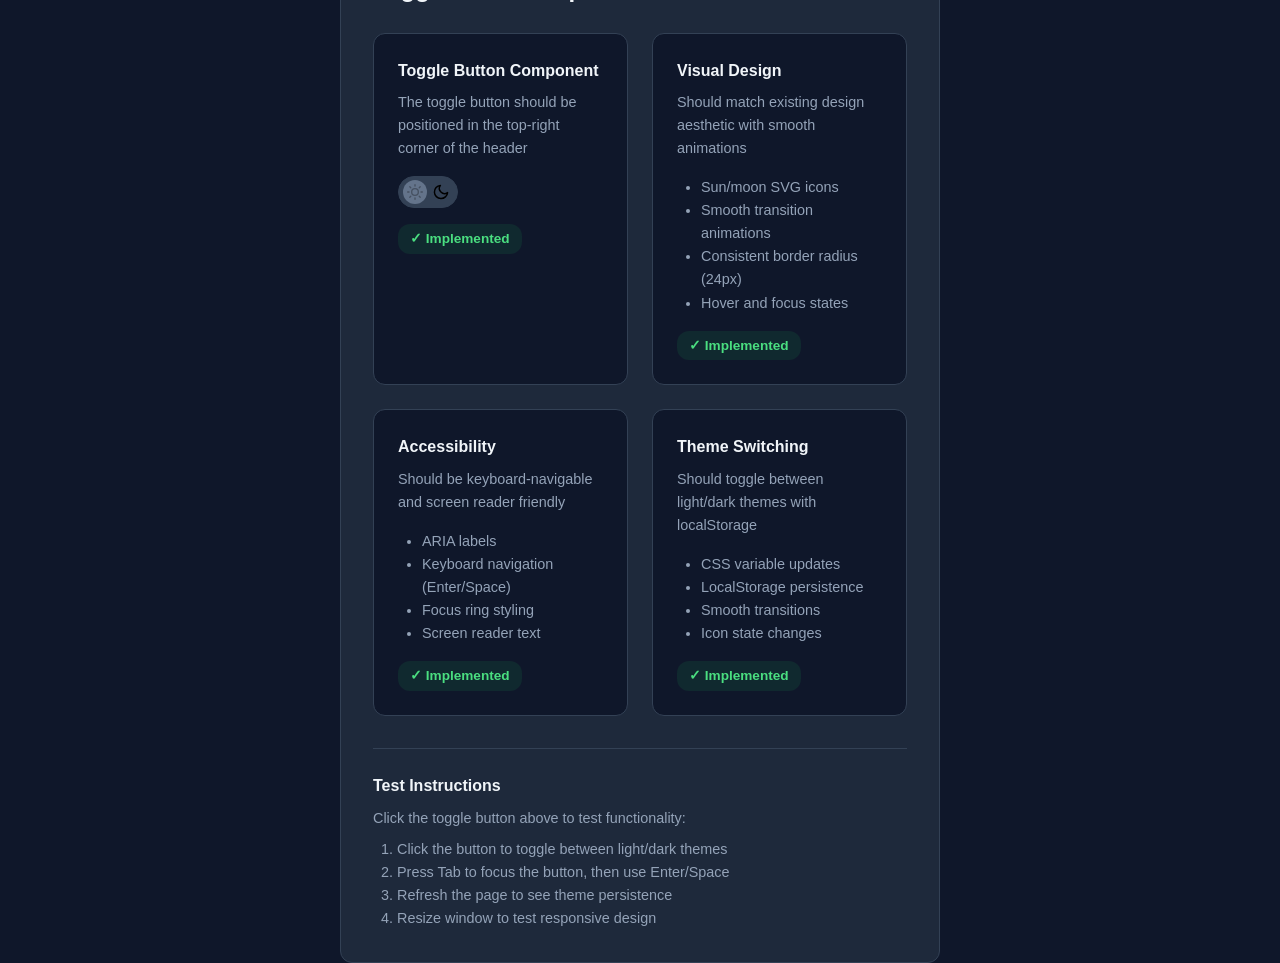
<file: frontend/test-toggle.html>
<!DOCTYPE html>
<html lang="en">
<head>
    <meta charset="UTF-8">
    <meta name="viewport" content="width=device-width, initial-scale=1.0">
    <title>Toggle Button Test</title>
    <link rel="stylesheet" href="style.css">
    <style>
        body {
            padding: 2rem;
            display: flex;
            flex-direction: column;
            gap: 2rem;
            align-items: center;
            justify-content: center;
            min-height: 100vh;
        }

        .test-section {
            background: var(--surface);
            padding: 2rem;
            border-radius: var(--radius);
            border: 1px solid var(--border-color);
            width: 100%;
            max-width: 600px;
        }

        h2 {
            margin-top: 0;
            margin-bottom: 1rem;
            color: var(--text-primary);
        }

        .test-grid {
            display: grid;
            grid-template-columns: repeat(auto-fit, minmax(250px, 1fr));
            gap: 1.5rem;
            margin-top: 1.5rem;
        }

        .test-item {
            background: var(--background);
            padding: 1.5rem;
            border-radius: var(--radius);
            border: 1px solid var(--border-color);
        }

        .test-title {
            font-weight: 600;
            color: var(--text-primary);
            margin-bottom: 0.5rem;
        }

        .test-desc {
            font-size: 0.9rem;
            color: var(--text-secondary);
            margin-bottom: 1rem;
        }

        .status {
            display: inline-block;
            padding: 0.25rem 0.75rem;
            border-radius: 12px;
            font-size: 0.85rem;
            font-weight: 600;
        }

        .status-success {
            background: rgba(34, 197, 94, 0.1);
            color: #4ade80;
        }

        .status-warning {
            background: rgba(245, 158, 11, 0.1);
            color: #f59e0b;
        }
    </style>
</head>
<body>
    <div class="test-section">
        <h2>Toggle Button Implementation Test</h2>

        <div class="test-grid">
            <div class="test-item">
                <div class="test-title">Toggle Button Component</div>
                <div class="test-desc">The toggle button should be positioned in the top-right corner of the header</div>
                <button
                    class="theme-toggle"
                    id="testToggle"
                    aria-label="Toggle theme"
                    data-theme="dark"
                    title="Toggle between light and dark theme"
                >
                    <span class="sr-only">Toggle theme</span>
                    <svg class="theme-icon sun-icon" width="16" height="16" viewBox="0 0 24 24" fill="none" stroke="currentColor" stroke-width="2" stroke-linecap="round" stroke-linejoin="round">
                        <circle cx="12" cy="12" r="5"></circle>
                        <line x1="12" y1="1" x2="12" y2="3"></line>
                        <line x1="12" y1="21" x2="12" y2="23"></line>
                        <line x1="4.22" y1="4.22" x2="5.64" y2="5.64"></line>
                        <line x1="18.36" y1="18.36" x2="19.78" y2="19.78"></line>
                        <line x1="1" y1="12" x2="3" y2="12"></line>
                        <line x1="21" y1="12" x2="23" y2="12"></line>
                        <line x1="4.22" y1="19.78" x2="5.64" y2="18.36"></line>
                        <line x1="18.36" y1="5.64" x2="19.78" y2="4.22"></line>
                    </svg>
                    <svg class="theme-icon moon-icon" width="16" height="16" viewBox="0 0 24 24" fill="none" stroke="currentColor" stroke-width="2" stroke-linecap="round" stroke-linejoin="round">
                        <path d="M21 12.79A9 9 0 1 1 11.21 3 7 7 0 0 0 21 12.79z"></path>
                    </svg>
                </button>
                <div style="margin-top: 1rem;">
                    <span class="status status-success">✓ Implemented</span>
                </div>
            </div>

            <div class="test-item">
                <div class="test-title">Visual Design</div>
                <div class="test-desc">Should match existing design aesthetic with smooth animations</div>
                <ul style="color: var(--text-secondary); font-size: 0.9rem; padding-left: 1.5rem; margin-top: 0.5rem;">
                    <li>Sun/moon SVG icons</li>
                    <li>Smooth transition animations</li>
                    <li>Consistent border radius (24px)</li>
                    <li>Hover and focus states</li>
                </ul>
                <div style="margin-top: 1rem;">
                    <span class="status status-success">✓ Implemented</span>
                </div>
            </div>

            <div class="test-item">
                <div class="test-title">Accessibility</div>
                <div class="test-desc">Should be keyboard-navigable and screen reader friendly</div>
                <ul style="color: var(--text-secondary); font-size: 0.9rem; padding-left: 1.5rem; margin-top: 0.5rem;">
                    <li>ARIA labels</li>
                    <li>Keyboard navigation (Enter/Space)</li>
                    <li>Focus ring styling</li>
                    <li>Screen reader text</li>
                </ul>
                <div style="margin-top: 1rem;">
                    <span class="status status-success">✓ Implemented</span>
                </div>
            </div>

            <div class="test-item">
                <div class="test-title">Theme Switching</div>
                <div class="test-desc">Should toggle between light/dark themes with localStorage</div>
                <ul style="color: var(--text-secondary); font-size: 0.9rem; padding-left: 1.5rem; margin-top: 0.5rem;">
                    <li>CSS variable updates</li>
                    <li>LocalStorage persistence</li>
                    <li>Smooth transitions</li>
                    <li>Icon state changes</li>
                </ul>
                <div style="margin-top: 1rem;">
                    <span class="status status-success">✓ Implemented</span>
                </div>
            </div>
        </div>

        <div style="margin-top: 2rem; padding-top: 1.5rem; border-top: 1px solid var(--border-color);">
            <div class="test-title">Test Instructions</div>
            <div class="test-desc" style="margin-bottom: 0.5rem;">Click the toggle button above to test functionality:</div>
            <ol style="color: var(--text-secondary); font-size: 0.9rem; padding-left: 1.5rem; margin: 0;">
                <li>Click the button to toggle between light/dark themes</li>
                <li>Press Tab to focus the button, then use Enter/Space</li>
                <li>Refresh the page to see theme persistence</li>
                <li>Resize window to test responsive design</li>
            </ol>
        </div>
    </div>

    <script>
        // Test toggle functionality
        const testToggle = document.getElementById('testToggle');

        testToggle.addEventListener('click', function() {
            const currentTheme = this.getAttribute('data-theme');
            const newTheme = currentTheme === 'dark' ? 'light' : 'dark';

            this.setAttribute('data-theme', newTheme);
            this.setAttribute('aria-label', `Toggle theme (currently ${newTheme} mode)`);

            // Simple theme switch for test page
            if (newTheme === 'light') {
                document.documentElement.style.setProperty('--background', '#f8fafc');
                document.documentElement.style.setProperty('--surface', '#ffffff');
                document.documentElement.style.setProperty('--surface-hover', '#f1f5f9');
                document.documentElement.style.setProperty('--text-primary', '#0f172a');
                document.documentElement.style.setProperty('--text-secondary', '#64748b');
                document.documentElement.style.setProperty('--border-color', '#e2e8f0');
            } else {
                document.documentElement.style.setProperty('--background', '#0f172a');
                document.documentElement.style.setProperty('--surface', '#1e293b');
                document.documentElement.style.setProperty('--surface-hover', '#334155');
                document.documentElement.style.setProperty('--text-primary', '#f1f5f9');
                document.documentElement.style.setProperty('--text-secondary', '#94a3b8');
                document.documentElement.style.setProperty('--border-color', '#334155');
            }
        });

        // Keyboard navigation test
        testToggle.addEventListener('keydown', function(e) {
            if (e.key === 'Enter' || e.key === ' ') {
                e.preventDefault();
                this.click();
            }
        });
    </script>
</body>
</html>
</file>
<file: frontend/style.css>
/* Modern CSS Reset */
*, *::before, *::after {
    box-sizing: border-box;
    margin: 0;
    padding: 0;
}

/* CSS Variables */
:root {
    --primary-color: #2563eb;
    --primary-hover: #1d4ed8;
    --background: #0f172a;
    --surface: #1e293b;
    --surface-hover: #334155;
    --text-primary: #f1f5f9;
    --text-secondary: #94a3b8;
    --border-color: #334155;
    --user-message: #2563eb;
    --assistant-message: #374151;
    --shadow: 0 4px 6px -1px rgba(0, 0, 0, 0.3);
    --radius: 12px;
    --focus-ring: rgba(37, 99, 235, 0.2);
    --welcome-bg: #1e3a5f;
    --welcome-border: #2563eb;
}

/* Base Styles */
body {
    font-family: -apple-system, BlinkMacSystemFont, 'Segoe UI', Roboto, 'Helvetica Neue', Arial, sans-serif;
    background-color: var(--background);
    color: var(--text-primary);
    line-height: 1.6;
    height: 100vh;
    overflow: hidden;
    margin: 0;
    padding: 0;
}

/* Container - Full Screen */
.container {
    height: 100vh;
    width: 100vw;
    display: flex;
    flex-direction: column;
    margin: 0;
    padding: 0;
}

/* Header */
header {
    display: flex;
    justify-content: space-between;
    align-items: center;
    padding: 1rem 2rem;
    background: var(--surface);
    border-bottom: 1px solid var(--border-color);
    flex-shrink: 0;
}

header h1 {
    font-size: 1.75rem;
    font-weight: 700;
    background: linear-gradient(135deg, #667eea 0%, #764ba2 100%);
    -webkit-background-clip: text;
    -webkit-text-fill-color: transparent;
    background-clip: text;
    margin: 0;
}

.subtitle {
    font-size: 0.95rem;
    color: var(--text-secondary);
    margin-top: 0.5rem;
}

/* Toggle Button */
.theme-toggle {
    position: relative;
    width: 60px;
    height: 32px;
    background: var(--surface-hover);
    border: 1px solid var(--border-color);
    border-radius: 24px;
    cursor: pointer;
    transition: all 0.3s ease;
    display: flex;
    align-items: center;
    padding: 0 4px;
}

.theme-toggle:focus {
    outline: none;
    box-shadow: 0 0 0 3px var(--focus-ring);
}

.theme-toggle:hover {
    background: var(--surface);
    border-color: var(--primary-color);
}

.theme-toggle::before {
    content: '';
    position: absolute;
    width: 24px;
    height: 24px;
    background: var(--text-primary);
    border-radius: 50%;
    transition: transform 0.3s ease;
    display: flex;
    align-items: center;
    justify-content: center;
}

.theme-toggle[data-theme="light"]::before {
    transform: translateX(28px);
    background: #fbbf24; /* Sun color */
}

.theme-toggle[data-theme="dark"]::before {
    transform: translateX(0);
    background: #64748b; /* Moon color */
}

/* Theme Icons */
.theme-icon {
    position: absolute;
    width: 16px;
    height: 16px;
    transition: opacity 0.3s ease, transform 0.3s ease;
    pointer-events: none;
}

.sun-icon {
    left: 8px;
    opacity: 0.8;
}

.moon-icon {
    right: 8px;
    opacity: 0.8;
}

.theme-toggle[data-theme="light"] .sun-icon {
    opacity: 1;
    transform: scale(1.1);
}

.theme-toggle[data-theme="light"] .moon-icon {
    opacity: 0.3;
}

.theme-toggle[data-theme="dark"] .moon-icon {
    opacity: 1;
    transform: scale(1.1);
}

.theme-toggle[data-theme="dark"] .sun-icon {
    opacity: 0.3;
}

/* Header title container */
.header-title {
    display: flex;
    flex-direction: column;
}

/* Header actions container */
.header-actions {
    display: flex;
    align-items: center;
}

/* Screen reader only text */
.sr-only {
    position: absolute;
    width: 1px;
    height: 1px;
    padding: 0;
    margin: -1px;
    overflow: hidden;
    clip: rect(0, 0, 0, 0);
    white-space: nowrap;
    border: 0;
}

/* Main Content Area with Sidebar */
.main-content {
    flex: 1;
    display: flex;
    overflow: hidden;
    background: var(--background);
}

/* Left Sidebar */
.sidebar {
    width: 320px;
    background: var(--surface);
    border-right: 1px solid var(--border-color);
    padding: 1.5rem;
    overflow-y: auto;
    flex-shrink: 0;
}

/* Custom Scrollbar for Sidebar */
.sidebar::-webkit-scrollbar {
    width: 8px;
}

.sidebar::-webkit-scrollbar-track {
    background: var(--surface);
}

.sidebar::-webkit-scrollbar-thumb {
    background: var(--border-color);
    border-radius: 4px;
}

.sidebar::-webkit-scrollbar-thumb:hover {
    background: var(--text-secondary);
}

.sidebar-section {
    margin-bottom: 1.5rem;
}

.sidebar-section:last-child {
    margin-bottom: 0;
}

/* Main Chat Area */
.chat-main {
    flex: 1;
    display: flex;
    justify-content: center;
    overflow: hidden;
    padding: 0;
    background: var(--background);
}

/* Chat Container - Centered with Max Width */
.chat-container {
    flex: 1;
    display: flex;
    flex-direction: column;
    background: var(--background);
    overflow: hidden;
    width: 100%;
    max-width: 800px;
    margin: 0;
}

/* Chat Messages */
.chat-messages {
    flex: 1;
    overflow-y: auto;
    padding: 2rem;
    display: flex;
    flex-direction: column;
    gap: 1rem;
    background: var(--background);
}

/* Custom Scrollbar */
.chat-messages::-webkit-scrollbar {
    width: 8px;
}

.chat-messages::-webkit-scrollbar-track {
    background: var(--surface);
}

.chat-messages::-webkit-scrollbar-thumb {
    background: var(--border-color);
    border-radius: 4px;
}

.chat-messages::-webkit-scrollbar-thumb:hover {
    background: var(--text-secondary);
}

/* Message Styles */
.message {
    max-width: 85%;
    animation: fadeIn 0.3s ease-out;
}

@keyframes fadeIn {
    from {
        opacity: 0;
        transform: translateY(10px);
    }
    to {
        opacity: 1;
        transform: translateY(0);
    }
}

.message.user {
    align-self: flex-end;
}

.message.assistant {
    align-self: flex-start;
}

.message-content {
    padding: 0.75rem 1.25rem;
    border-radius: 18px;
    word-wrap: break-word;
    line-height: 1.5;
}

.message.user .message-content {
    background: var(--user-message);
    color: white;
    border-bottom-right-radius: 4px;
}

.message.assistant .message-content {
    background: var(--surface);
    color: var(--text-primary);
    border-bottom-left-radius: 4px;
}

/* Message metadata */
.message-meta {
    font-size: 0.75rem;
    color: var(--text-secondary);
    margin-top: 0.25rem;
    padding: 0 0.5rem;
}

.message.user .message-meta {
    text-align: right;
}

/* Collapsible Sources */
.sources-collapsible {
    margin-top: 0.5rem;
    font-size: 0.75rem;
    color: var(--text-secondary);
}

.sources-collapsible summary {
    cursor: pointer;
    padding: 0.25rem 0.5rem;
    user-select: none;
    font-weight: 500;
}

.sources-collapsible summary:hover {
    color: var(--text-primary);
}

.sources-collapsible[open] summary {
    margin-bottom: 0.25rem;
}

.sources-content {
    padding: 0 0.5rem 0.25rem 1.5rem;
    color: var(--text-secondary);
}

.source-link {
    color: var(--text-secondary);
    text-decoration: underline;
    cursor: pointer;
}

.source-link:hover {
    color: var(--text-primary);
    text-decoration: underline;
}

/* Markdown formatting styles */
.message-content h1,
.message-content h2,
.message-content h3,
.message-content h4,
.message-content h5,
.message-content h6 {
    margin: 0.5rem 0;
    font-weight: 600;
}

.message-content h1 { font-size: 1.5rem; }
.message-content h2 { font-size: 1.3rem; }
.message-content h3 { font-size: 1.1rem; }

.message-content p {
    margin: 0.5rem 0;
    line-height: 1.6;
}

.message-content ul,
.message-content ol {
    margin: 0.5rem 0;
    padding-left: 1.5rem;
}

.message-content li {
    margin: 0.25rem 0;
    line-height: 1.6;
}

.message-content code {
    background-color: rgba(0, 0, 0, 0.2);
    padding: 0.125rem 0.25rem;
    border-radius: 3px;
    font-family: 'Fira Code', 'Consolas', monospace;
    font-size: 0.875em;
}

.message-content pre {
    background-color: rgba(0, 0, 0, 0.2);
    padding: 0.75rem;
    border-radius: 4px;
    overflow-x: auto;
    margin: 0.5rem 0;
}

.message-content pre code {
    background-color: transparent;
    padding: 0;
}

.message-content blockquote {
    border-left: 3px solid var(--primary);
    padding-left: 1rem;
    margin: 0.5rem 0;
    color: var(--text-secondary);
}

/* Welcome message special styling */
.message.welcome-message .message-content {
    background: var(--surface);
    border: 2px solid var(--border-color);
    box-shadow: 0 4px 16px rgba(0, 0, 0, 0.2);
    position: relative;
}

.message-content strong {
    font-weight: 600;
}

.message-content em {
    font-style: italic;
}

.message-content hr {
    border: none;
    border-top: 1px solid var(--border-color);
    margin: 1rem 0;
}

/* Chat Input Container */
.chat-input-container {
    display: flex;
    gap: 0.75rem;
    padding: 1.5rem 2rem;
    background: var(--background);
    border-top: 1px solid var(--border-color);
    flex-shrink: 0;
}

/* Chat Input */
#chatInput {
    flex: 1;
    padding: 0.875rem 1.25rem;
    background: var(--surface);
    border: 1px solid var(--border-color);
    border-radius: 24px;
    color: var(--text-primary);
    font-size: 0.95rem;
    transition: all 0.2s ease;
}

#chatInput:focus {
    outline: none;
    border-color: var(--primary-color);
    box-shadow: 0 0 0 3px var(--focus-ring);
}

#chatInput::placeholder {
    color: var(--text-secondary);
}

/* Send Button */
#sendButton {
    padding: 0.75rem 1.25rem;
    background: var(--primary-color);
    color: white;
    border: none;
    border-radius: 24px;
    cursor: pointer;
    display: flex;
    align-items: center;
    justify-content: center;
    transition: all 0.2s ease;
    min-width: 52px;
}

#sendButton:focus {
    outline: none;
    box-shadow: 0 0 0 3px var(--focus-ring);
}

#sendButton:hover:not(:disabled) {
    background: var(--primary-hover);
    transform: translateY(-1px);
    box-shadow: 0 4px 12px rgba(37, 99, 235, 0.3);
}

#sendButton:active:not(:disabled) {
    transform: translateY(0);
}

#sendButton:disabled {
    opacity: 0.5;
    cursor: not-allowed;
}

/* Loading Animation */
.loading {
    display: inline-flex;
    gap: 4px;
    padding: 0.75rem 1.25rem;
}

.loading span {
    width: 8px;
    height: 8px;
    background: var(--text-secondary);
    border-radius: 50%;
    animation: bounce 1.4s infinite ease-in-out both;
}

.loading span:nth-child(1) {
    animation-delay: -0.32s;
}

.loading span:nth-child(2) {
    animation-delay: -0.16s;
}

@keyframes bounce {
    0%, 80%, 100% {
        transform: scale(0);
    }
    40% {
        transform: scale(1);
    }
}

/* Error Message */
.error-message {
    background: rgba(239, 68, 68, 0.1);
    color: #f87171;
    padding: 0.75rem 1.25rem;
    border-radius: 8px;
    border: 1px solid rgba(239, 68, 68, 0.2);
    margin: 0.5rem 0;
}

/* Success Message */
.success-message {
    background: rgba(34, 197, 94, 0.1);
    color: #4ade80;
    padding: 0.75rem 1.25rem;
    border-radius: 8px;
    border: 1px solid rgba(34, 197, 94, 0.2);
    margin: 0.5rem 0;
}

/* Sidebar Headers */
.stats-header,
.suggested-header {
    font-size: 0.875rem;
    font-weight: 600;
    color: var(--text-secondary);
    cursor: pointer;
    padding: 0.5rem 0;
    border: none;
    background: none;
    list-style: none;
    outline: none;
    transition: color 0.2s ease;
    text-transform: uppercase;
    letter-spacing: 0.5px;
}

.stats-header:focus,
.suggested-header:focus {
    color: var(--primary-color);
}

.stats-header:hover,
.suggested-header:hover {
    color: var(--primary-color);
}

.stats-header::-webkit-details-marker,
.suggested-header::-webkit-details-marker {
    display: none;
}

.stats-header::before,
.suggested-header::before {
    content: '▶';
    display: inline-block;
    margin-right: 0.5rem;
    transition: transform 0.2s ease;
    font-size: 0.75rem;
}

details[open] .stats-header::before,
details[open] .suggested-header::before {
    transform: rotate(90deg);
}

/* Course Stats in Sidebar */
.course-stats {
    display: flex;
    flex-direction: column;
    gap: 1rem;
    padding: 0.75rem 0;
    background: transparent;
    border: none;
}

.stat-item {
    text-align: left;
    padding: 0.75rem;
    background: var(--background);
    border-radius: 8px;
    border: 1px solid var(--border-color);
    margin-bottom: 0.75rem;
}

.stat-item:last-child {
    margin-bottom: 0;
}

.stat-value {
    display: inline-block;
    font-size: 0.875rem;
    font-weight: 600;
    color: var(--primary-color);
    margin-left: 0.5rem;
}

.stat-label {
    display: inline-block;
    font-size: 0.875rem;
    color: var(--text-secondary);
    font-weight: 600;
}

.stat-item:last-child .stat-label {
    display: block;
    margin-bottom: 0.5rem;
}

/* Course titles collapsible */
.course-titles-collapsible {
    width: 100%;
}

.course-titles-header {
    cursor: pointer;
    font-size: 0.875rem;
    color: var(--text-secondary);
    font-weight: 600;
    padding: 0.5rem 0;
    list-style: none;
    display: block;
    user-select: none;
}

.course-titles-header:focus {
    outline: none;
    color: var(--primary-color);
}

.course-titles-header::-webkit-details-marker {
    display: none;
}

.course-titles-header::before {
    content: '▶';
    display: inline-block;
    margin-right: 0.5rem;
    transition: transform 0.2s ease;
    font-size: 0.75rem;
}

.course-titles-collapsible[open] .course-titles-header::before {
    transform: rotate(90deg);
}

/* Course titles display */
.course-titles {
    margin-top: 0.5rem;
    /* Remove max-height to show all titles without scrolling */
}

.course-title-item {
    font-size: 0.85rem;
    color: var(--text-primary);
    padding: 0.5rem 0.25rem;
    border-bottom: 1px solid var(--border-color);
    text-transform: none;
    line-height: 1.4;
}

.course-title-item:last-child {
    border-bottom: none;
}

.course-title-item:first-child {
    padding-top: 0.25rem;
}

.no-courses, .loading, .error {
    font-size: 0.85rem;
    color: var(--text-secondary);
    font-style: italic;
    text-transform: none;
}

/* Suggested Questions in Sidebar */
.suggested-items {
    display: flex;
    flex-direction: column;
    gap: 0.5rem;
    padding: 0.75rem 0;
}

.suggested-item {
    padding: 0.75rem 1rem;
    background: var(--background);
    border: 1px solid var(--border-color);
    border-radius: 8px;
    color: var(--text-primary);
    font-size: 0.875rem;
    cursor: pointer;
    transition: all 0.2s ease;
    text-align: left;
    width: 100%;
}

.suggested-item:focus {
    outline: none;
    box-shadow: 0 0 0 3px var(--focus-ring);
}

.suggested-item:hover {
    background: var(--surface-hover);
    border-color: var(--primary-color);
    color: var(--primary-color);
    transform: translateX(2px);
}

/* Responsive Design */
@media (max-width: 768px) {
    .main-content {
        flex-direction: column;
    }

    .sidebar {
        width: 100%;
        border-right: none;
        border-bottom: 1px solid var(--border-color);
        padding: 1rem;
        order: 2;
        max-height: 40vh;
    }

    .sidebar::-webkit-scrollbar {
        width: 8px;
    }

    .sidebar::-webkit-scrollbar-track {
        background: var(--surface);
    }

    .sidebar::-webkit-scrollbar-thumb {
        background: var(--border-color);
        border-radius: 4px;
    }

    .sidebar::-webkit-scrollbar-thumb:hover {
        background: var(--text-secondary);
    }

    .chat-main {
        order: 1;
    }

    header {
        padding: 1rem;
        flex-wrap: wrap;
        gap: 0.5rem;
    }

    .header-title h1 {
        font-size: 1.5rem;
    }

    .header-title .subtitle {
        font-size: 0.85rem;
    }

    .theme-toggle {
        width: 52px;
        height: 28px;
    }

    .theme-toggle::before {
        width: 20px;
        height: 20px;
    }

    .theme-toggle[data-theme="light"]::before {
        transform: translateX(24px);
    }

    .theme-icon {
        width: 14px;
        height: 14px;
    }

    .sun-icon {
        left: 7px;
    }

    .moon-icon {
        right: 7px;
    }

    .chat-messages {
        padding: 1rem;
    }

    .message {
        max-width: 90%;
    }

    .chat-input-container {
        padding: 1rem;
        gap: 0.5rem;
    }

    #chatInput {
        padding: 0.75rem 1rem;
        font-size: 0.9rem;
    }

    #sendButton {
        padding: 0.75rem 1rem;
        min-width: 48px;
    }

    .stat-value {
        font-size: 1.25rem;
    }

    .suggested-item {
        padding: 0.5rem 0.75rem;
        font-size: 0.8rem;
    }
}

@media (max-width: 1024px) {
    .sidebar {
        width: 280px;
    }
}
</file>
